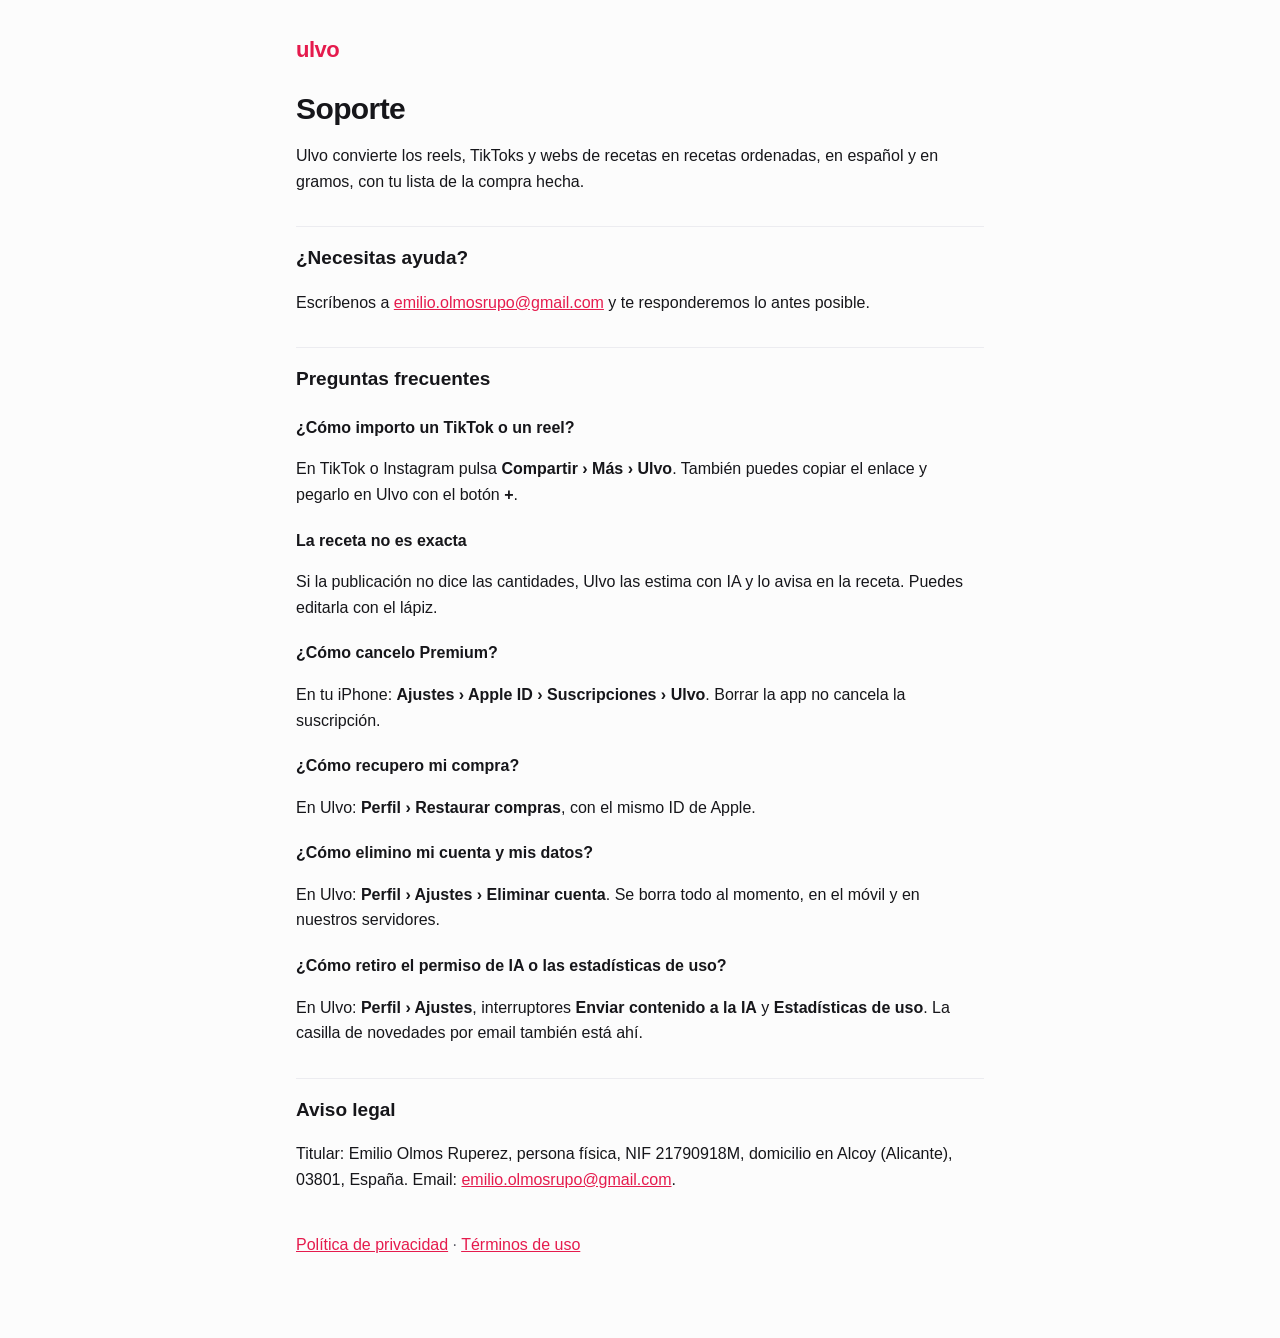
<file: index.html>
<!doctype html>
<html lang="es">
<head>
<meta charset="utf-8">
<meta name="viewport" content="width=device-width, initial-scale=1">
<title>Ulvo · Soporte</title>
<link rel="stylesheet" href="estilo.css">
</head>
<body>
<main>
<p class="brand">ulvo</p>
<h1>Soporte</h1>
<p>Ulvo convierte los reels, TikToks y webs de recetas en recetas ordenadas, en español y en gramos, con tu lista de la compra hecha.</p>

<h2>¿Necesitas ayuda?</h2>
<p>Escríbenos a <a href="mailto:emilio.olmosrupo@gmail.com">emilio.olmosrupo@gmail.com</a> y te responderemos lo antes posible.</p>

<h2>Preguntas frecuentes</h2>
<h3>¿Cómo importo un TikTok o un reel?</h3>
<p>En TikTok o Instagram pulsa <strong>Compartir › Más › Ulvo</strong>. También puedes copiar el enlace y pegarlo en Ulvo con el botón <strong>+</strong>.</p>
<h3>La receta no es exacta</h3>
<p>Si la publicación no dice las cantidades, Ulvo las estima con IA y lo avisa en la receta. Puedes editarla con el lápiz.</p>
<h3>¿Cómo cancelo Premium?</h3>
<p>En tu iPhone: <strong>Ajustes › Apple ID › Suscripciones › Ulvo</strong>. Borrar la app no cancela la suscripción.</p>
<h3>¿Cómo recupero mi compra?</h3>
<p>En Ulvo: <strong>Perfil › Restaurar compras</strong>, con el mismo ID de Apple.</p>
<h3>¿Cómo elimino mi cuenta y mis datos?</h3>
<p>En Ulvo: <strong>Perfil › Ajustes › Eliminar cuenta</strong>. Se borra todo al momento, en el móvil y en nuestros servidores.</p>
<h3>¿Cómo retiro el permiso de IA o las estadísticas de uso?</h3>
<p>En Ulvo: <strong>Perfil › Ajustes</strong>, interruptores <strong>Enviar contenido a la IA</strong> y <strong>Estadísticas de uso</strong>. La casilla de novedades por email también está ahí.</p>

<h2>Aviso legal</h2>
<p>Titular: Emilio Olmos Ruperez, persona física, NIF 21790918M, domicilio en Alcoy (Alicante), 03801, España. Email: <a href="mailto:emilio.olmosrupo@gmail.com">emilio.olmosrupo@gmail.com</a>.</p>

<p class="links"><a href="privacidad.html">Política de privacidad</a> · <a href="terminos.html">Términos de uso</a></p>
</main>
</body>
</html>
</file>
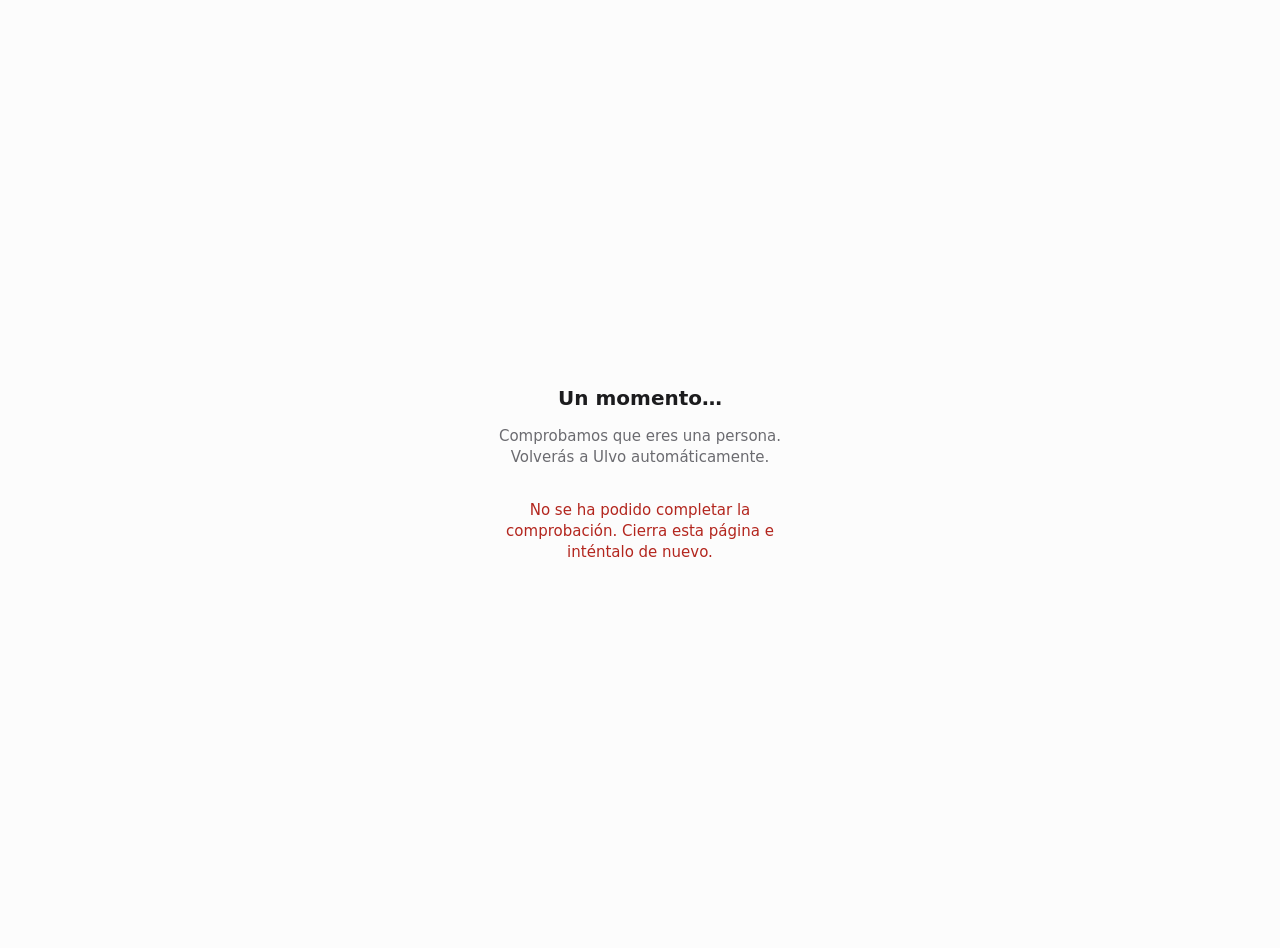
<file: captcha/index.html>
<!doctype html>
<html lang="es">
<head>
  <meta charset="utf-8">
  <meta name="viewport" content="width=device-width, initial-scale=1">
  <meta name="robots" content="noindex">
  <title>Comprobación de seguridad</title>
  <!--
    Página alojada para el CAPTCHA de Ulvo (Cloudflare Turnstile). La app la abre con
    ?sitekey=<clave de sitio>&action=signup|otp&redirect=ulvo://captcha y, resuelto el reto,
    vuelve a la app con el token en ?token=…. Publicarla en el dominio registrado en Turnstile
    (p. ej. junto a legal/ en GitHub Pages) y poner su URL en EXPO_PUBLIC_TURNSTILE_PAGE_URL.
    Sin JavaScript de terceros salvo el de Turnstile; no guarda nada.
  -->
  <style>
    :root { color-scheme: light; }
    body { margin: 0; min-height: 100vh; display: flex; flex-direction: column; align-items: center; justify-content: center; gap: 16px;
      font-family: -apple-system, system-ui, "Segoe UI", Roboto, sans-serif; background: #FCFCFC; color: #1C1C1E; padding: 24px; text-align: center; }
    h1 { font-size: 20px; margin: 0; }
    p { margin: 0; color: #6B6B70; font-size: 15px; line-height: 1.4; max-width: 320px; }
    #error { color: #B3261E; display: none; }
  </style>
</head>
<body>
  <h1>Un momento…</h1>
  <p>Comprobamos que eres una persona. Volverás a Ulvo automáticamente.</p>
  <div id="widget"></div>
  <p id="error">No se ha podido completar la comprobación. Cierra esta página e inténtalo de nuevo.</p>
  <script>
    (function () {
      var params = new URLSearchParams(location.search);
      var sitekey = params.get('sitekey') || '';
      var action = params.get('action') || '';
      var redirect = params.get('redirect') || '';
      var error = document.getElementById('error');
      function fail() { error.style.display = 'block'; }
      // Solo se vuelve a la app de Ulvo y solo con una clave de sitio con la forma de Turnstile.
      if (!/^ulvo:\/\/captcha$/.test(redirect) || !/^[0-9A-Za-z_-]{10,80}$/.test(sitekey) || !/^(signup|otp)$/.test(action)) { fail(); return; }
      window.onTurnstileReady = function () {
        try {
          turnstile.render('#widget', {
            sitekey: sitekey,
            action: action,
            theme: 'light',
            callback: function (token) { location.replace(redirect + '?token=' + encodeURIComponent(token)); },
            'error-callback': fail,
            'expired-callback': function () { turnstile.reset('#widget'); }
          });
        } catch (e) { fail(); }
      };
      var s = document.createElement('script');
      s.src = 'https://challenges.cloudflare.com/turnstile/v0/api.js?onload=onTurnstileReady&render=explicit';
      s.async = true; s.defer = true; s.onerror = fail;
      document.head.appendChild(s);
    })();
  </script>
</body>
</html>
</file>
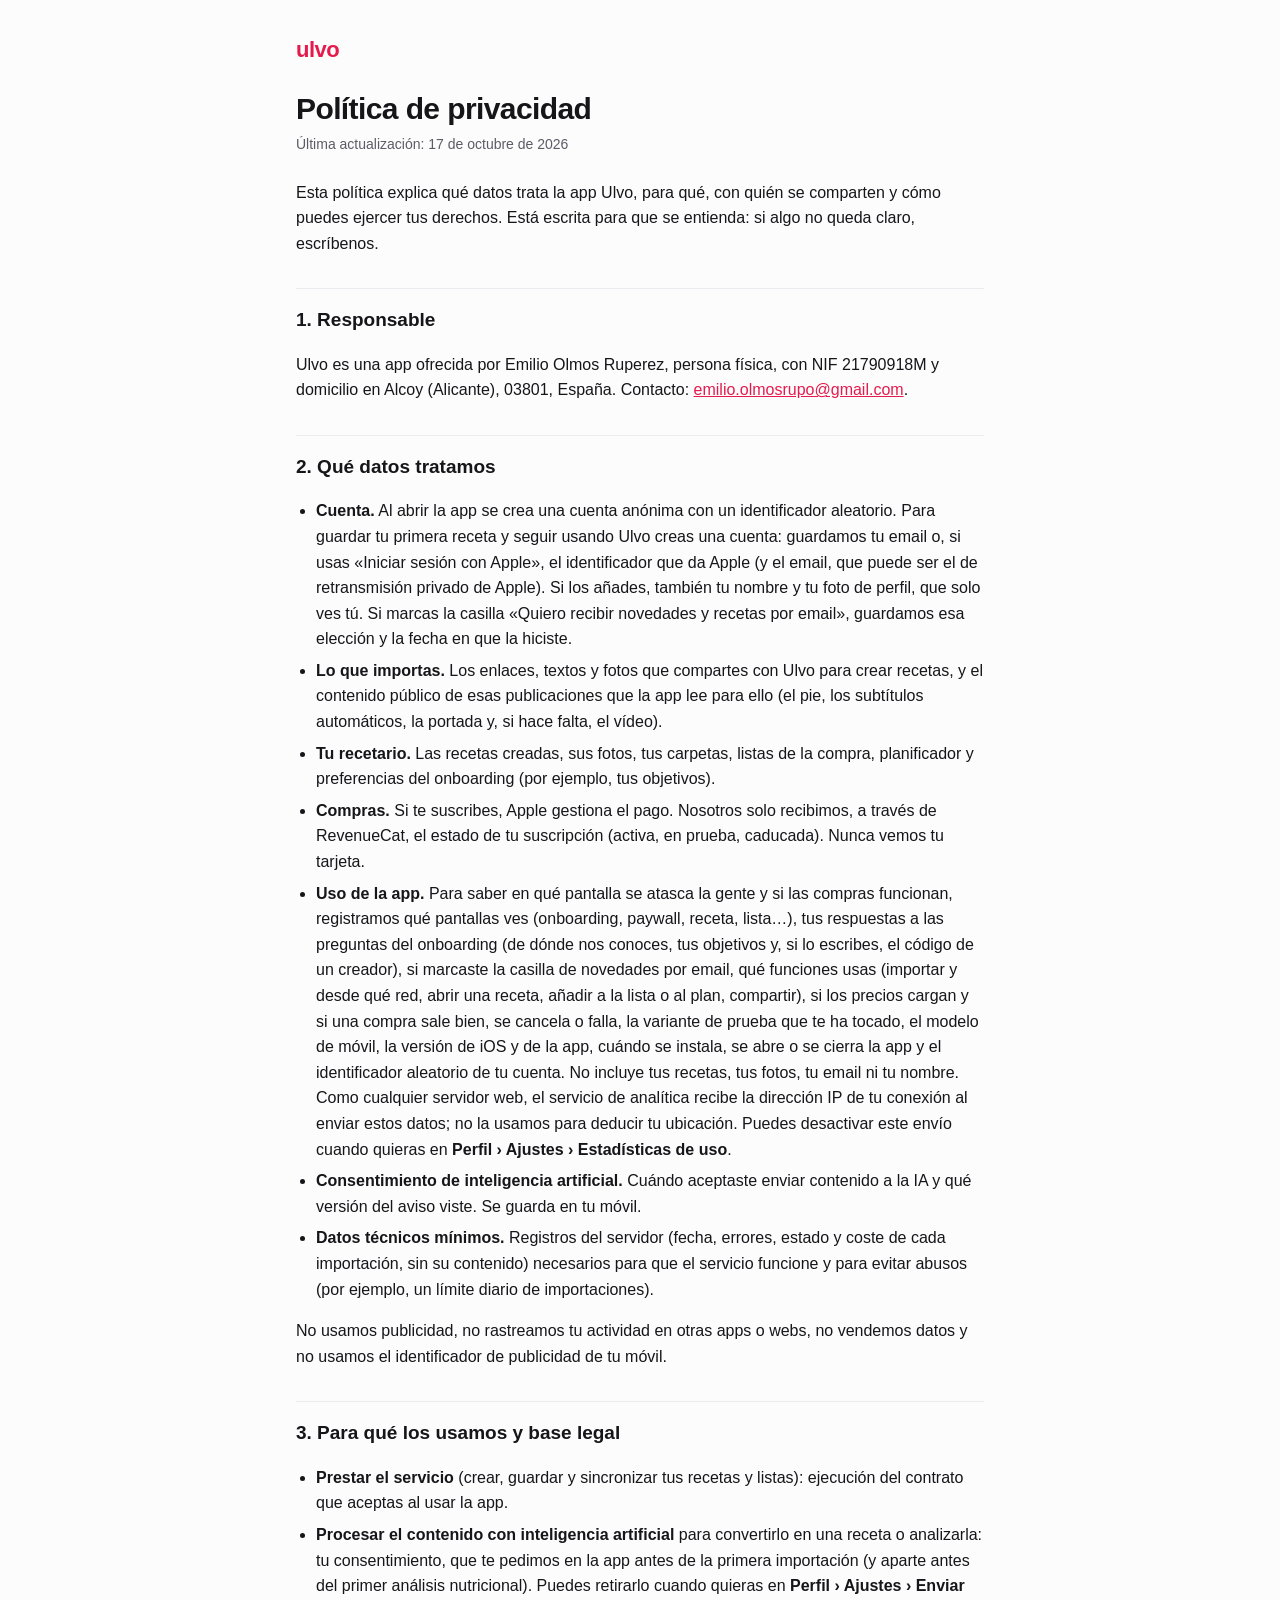
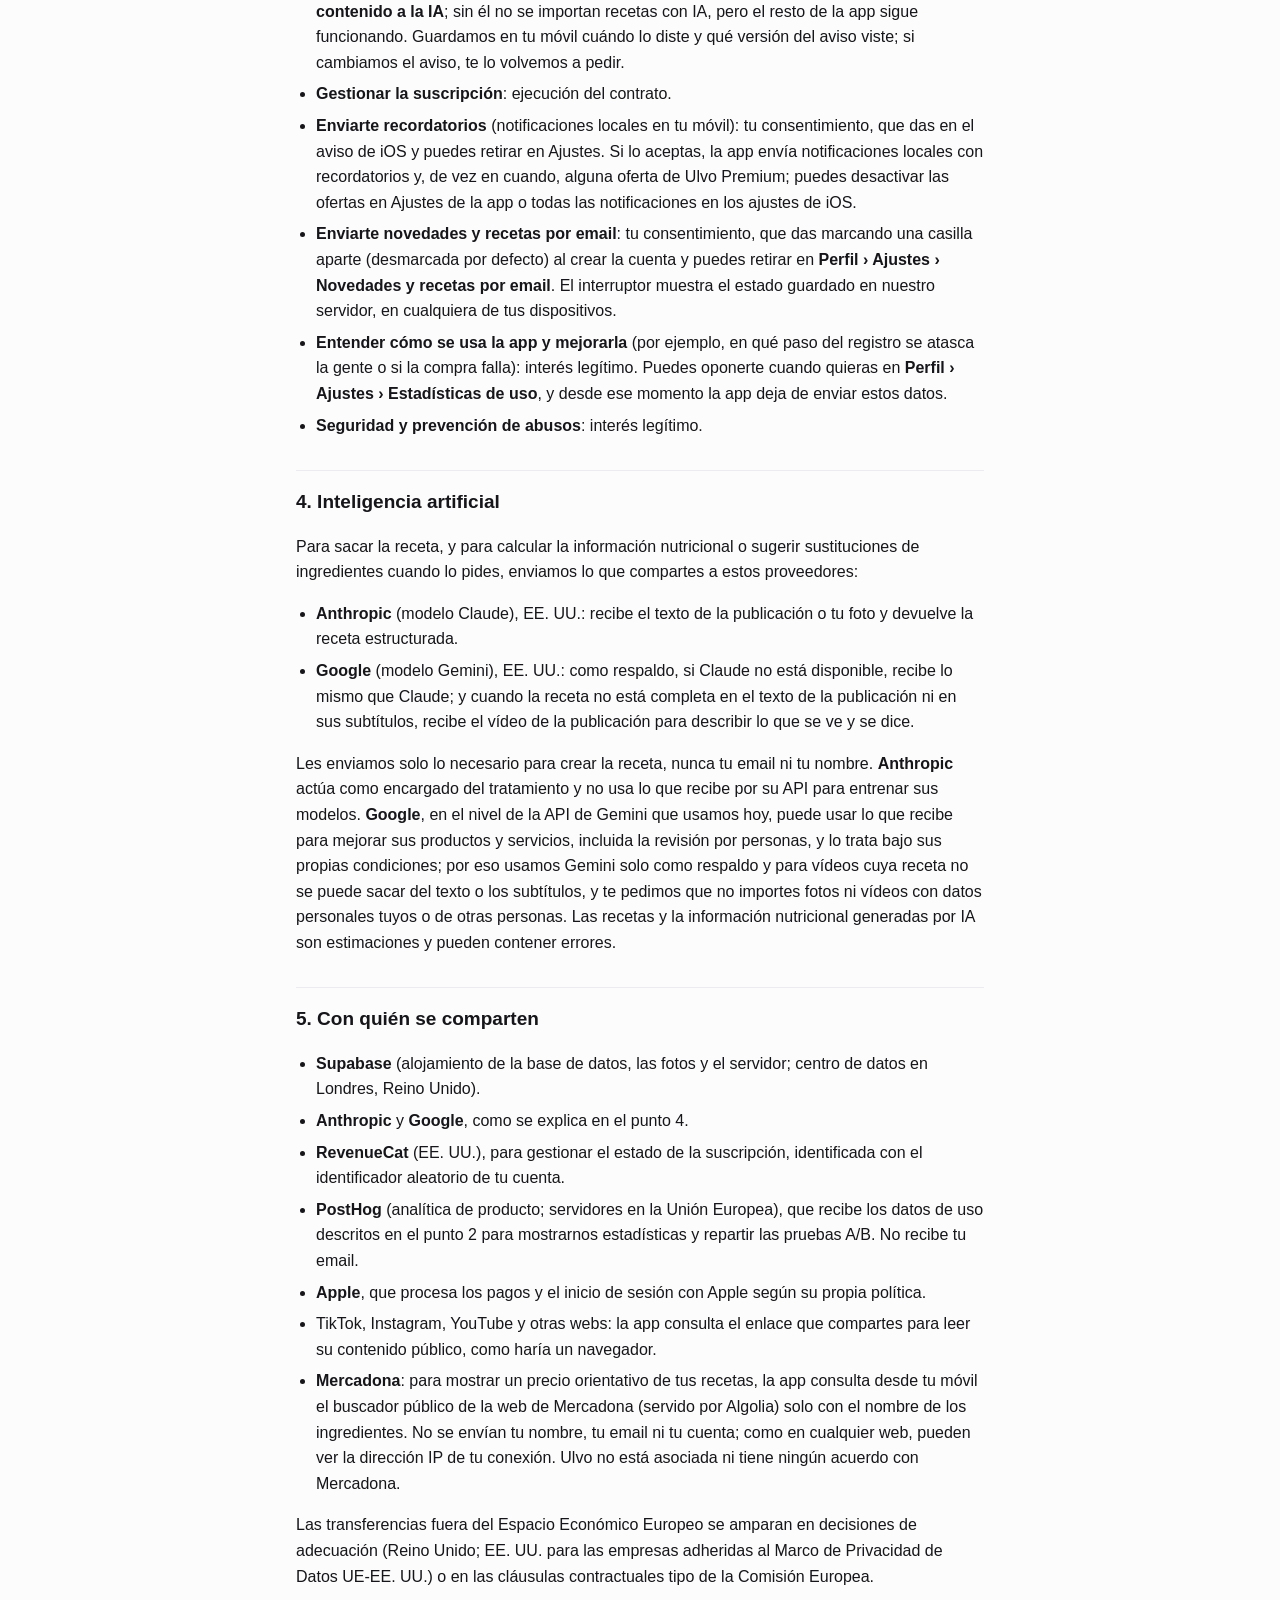
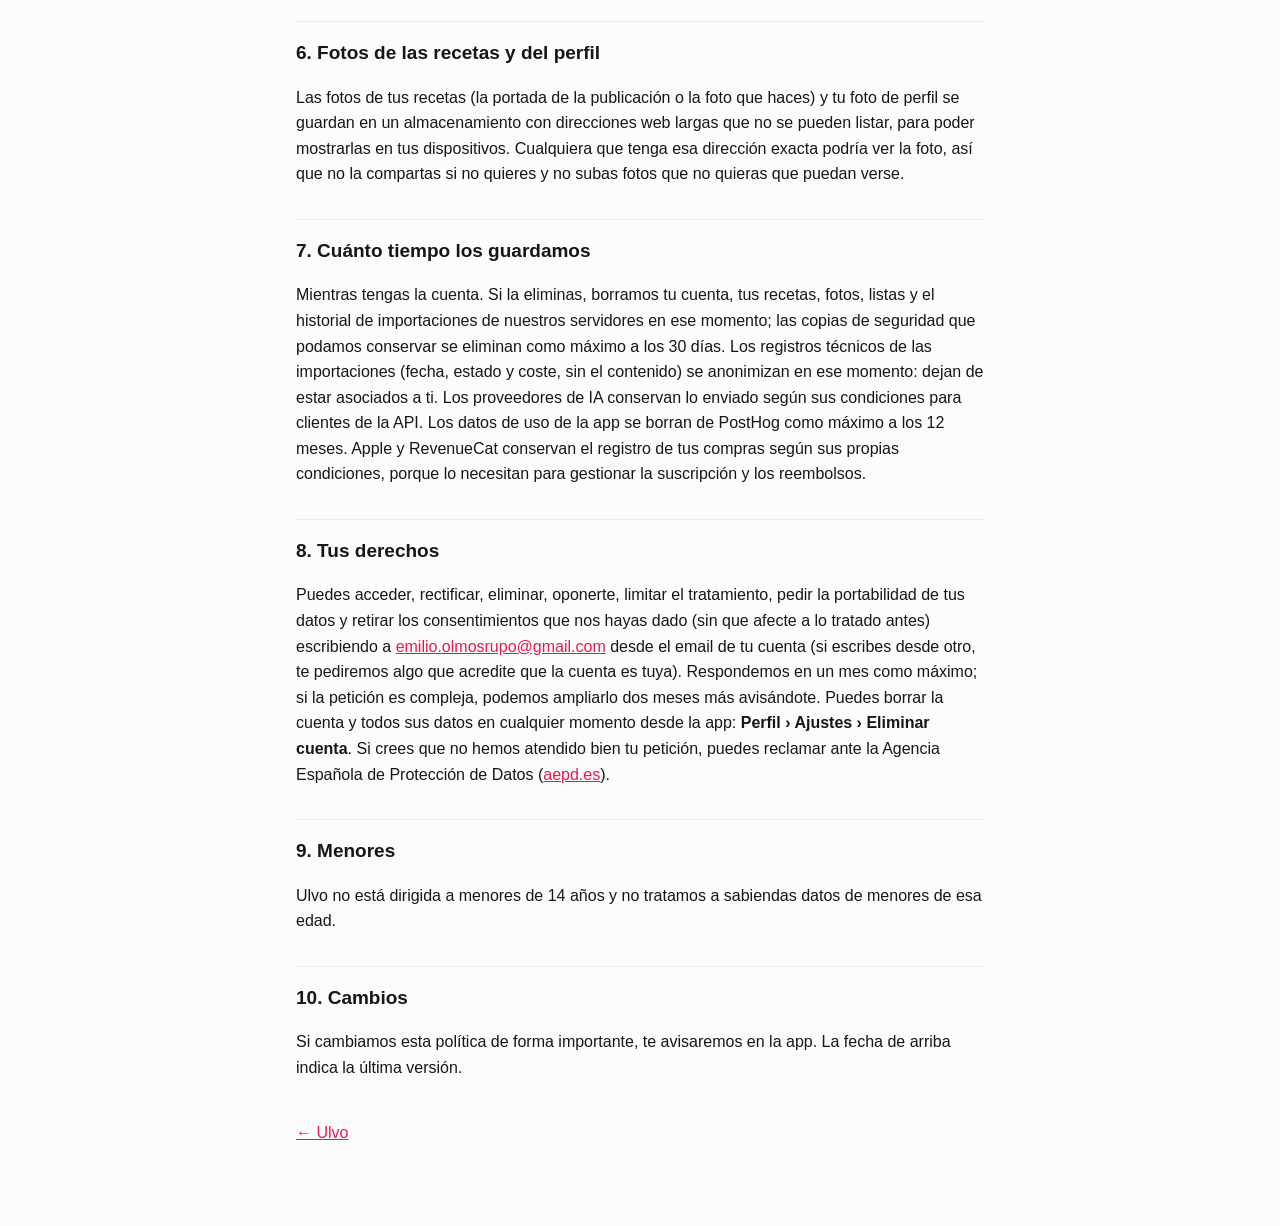
<file: privacidad.html>
<!doctype html>
<html lang="es">
<head>
<meta charset="utf-8">
<meta name="viewport" content="width=device-width, initial-scale=1">
<title>Política de privacidad · Ulvo</title>
<link rel="stylesheet" href="estilo.css">
</head>
<body>
<main>
<p class="brand">ulvo</p>
<h1>Política de privacidad</h1>
<p class="fecha">Última actualización: 17 de octubre de 2026</p>

<p>Esta política explica qué datos trata la app Ulvo, para qué, con quién se comparten y cómo puedes ejercer tus derechos. Está escrita para que se entienda: si algo no queda claro, escríbenos.</p>

<h2>1. Responsable</h2>
<p>Ulvo es una app ofrecida por Emilio Olmos Ruperez, persona física, con NIF 21790918M y domicilio en Alcoy (Alicante), 03801, España. Contacto: <a href="mailto:emilio.olmosrupo@gmail.com">emilio.olmosrupo@gmail.com</a>.</p>

<h2>2. Qué datos tratamos</h2>
<ul>
<li><strong>Cuenta.</strong> Al abrir la app se crea una cuenta anónima con un identificador aleatorio. Para guardar tu primera receta y seguir usando Ulvo creas una cuenta: guardamos tu email o, si usas «Iniciar sesión con Apple», el identificador que da Apple (y el email, que puede ser el de retransmisión privado de Apple). Si los añades, también tu nombre y tu foto de perfil, que solo ves tú. Si marcas la casilla «Quiero recibir novedades y recetas por email», guardamos esa elección y la fecha en que la hiciste.</li>
<li><strong>Lo que importas.</strong> Los enlaces, textos y fotos que compartes con Ulvo para crear recetas, y el contenido público de esas publicaciones que la app lee para ello (el pie, los subtítulos automáticos, la portada y, si hace falta, el vídeo).</li>
<li><strong>Tu recetario.</strong> Las recetas creadas, sus fotos, tus carpetas, listas de la compra, planificador y preferencias del onboarding (por ejemplo, tus objetivos).</li>
<li><strong>Compras.</strong> Si te suscribes, Apple gestiona el pago. Nosotros solo recibimos, a través de RevenueCat, el estado de tu suscripción (activa, en prueba, caducada). Nunca vemos tu tarjeta.</li>
<li><strong>Uso de la app.</strong> Para saber en qué pantalla se atasca la gente y si las compras funcionan, registramos qué pantallas ves (onboarding, paywall, receta, lista…), tus respuestas a las preguntas del onboarding (de dónde nos conoces, tus objetivos y, si lo escribes, el código de un creador), si marcaste la casilla de novedades por email, qué funciones usas (importar y desde qué red, abrir una receta, añadir a la lista o al plan, compartir), si los precios cargan y si una compra sale bien, se cancela o falla, la variante de prueba que te ha tocado, el modelo de móvil, la versión de iOS y de la app, cuándo se instala, se abre o se cierra la app y el identificador aleatorio de tu cuenta. No incluye tus recetas, tus fotos, tu email ni tu nombre. Como cualquier servidor web, el servicio de analítica recibe la dirección IP de tu conexión al enviar estos datos; no la usamos para deducir tu ubicación. Puedes desactivar este envío cuando quieras en <strong>Perfil › Ajustes › Estadísticas de uso</strong>.</li>
<li><strong>Consentimiento de inteligencia artificial.</strong> Cuándo aceptaste enviar contenido a la IA y qué versión del aviso viste. Se guarda en tu móvil.</li>
<li><strong>Datos técnicos mínimos.</strong> Registros del servidor (fecha, errores, estado y coste de cada importación, sin su contenido) necesarios para que el servicio funcione y para evitar abusos (por ejemplo, un límite diario de importaciones).</li>
</ul>
<p>No usamos publicidad, no rastreamos tu actividad en otras apps o webs, no vendemos datos y no usamos el identificador de publicidad de tu móvil.</p>

<h2>3. Para qué los usamos y base legal</h2>
<ul>
<li><strong>Prestar el servicio</strong> (crear, guardar y sincronizar tus recetas y listas): ejecución del contrato que aceptas al usar la app.</li>
<li><strong>Procesar el contenido con inteligencia artificial</strong> para convertirlo en una receta o analizarla: tu consentimiento, que te pedimos en la app antes de la primera importación (y aparte antes del primer análisis nutricional). Puedes retirarlo cuando quieras en <strong>Perfil › Ajustes › Enviar contenido a la IA</strong>; sin él no se importan recetas con IA, pero el resto de la app sigue funcionando. Guardamos en tu móvil cuándo lo diste y qué versión del aviso viste; si cambiamos el aviso, te lo volvemos a pedir.</li>
<li><strong>Gestionar la suscripción</strong>: ejecución del contrato.</li>
<li><strong>Enviarte recordatorios</strong> (notificaciones locales en tu móvil): tu consentimiento, que das en el aviso de iOS y puedes retirar en Ajustes. Si lo aceptas, la app envía notificaciones locales con recordatorios y, de vez en cuando, alguna oferta de Ulvo Premium; puedes desactivar las ofertas en Ajustes de la app o todas las notificaciones en los ajustes de iOS.</li>
<li><strong>Enviarte novedades y recetas por email</strong>: tu consentimiento, que das marcando una casilla aparte (desmarcada por defecto) al crear la cuenta y puedes retirar en <strong>Perfil › Ajustes › Novedades y recetas por email</strong>. El interruptor muestra el estado guardado en nuestro servidor, en cualquiera de tus dispositivos.</li>
<li><strong>Entender cómo se usa la app y mejorarla</strong> (por ejemplo, en qué paso del registro se atasca la gente o si la compra falla): interés legítimo. Puedes oponerte cuando quieras en <strong>Perfil › Ajustes › Estadísticas de uso</strong>, y desde ese momento la app deja de enviar estos datos.</li>
<li><strong>Seguridad y prevención de abusos</strong>: interés legítimo.</li>
</ul>

<h2>4. Inteligencia artificial</h2>
<p>Para sacar la receta, y para calcular la información nutricional o sugerir sustituciones de ingredientes cuando lo pides, enviamos lo que compartes a estos proveedores:</p>
<ul>
<li><strong>Anthropic</strong> (modelo Claude), EE. UU.: recibe el texto de la publicación o tu foto y devuelve la receta estructurada.</li>
<li><strong>Google</strong> (modelo Gemini), EE. UU.: como respaldo, si Claude no está disponible, recibe lo mismo que Claude; y cuando la receta no está completa en el texto de la publicación ni en sus subtítulos, recibe el vídeo de la publicación para describir lo que se ve y se dice.</li>
</ul>
<p>Les enviamos solo lo necesario para crear la receta, nunca tu email ni tu nombre. <strong>Anthropic</strong> actúa como encargado del tratamiento y no usa lo que recibe por su API para entrenar sus modelos. <strong>Google</strong>, en el nivel de la API de Gemini que usamos hoy, puede usar lo que recibe para mejorar sus productos y servicios, incluida la revisión por personas, y lo trata bajo sus propias condiciones; por eso usamos Gemini solo como respaldo y para vídeos cuya receta no se puede sacar del texto o los subtítulos, y te pedimos que no importes fotos ni vídeos con datos personales tuyos o de otras personas. Las recetas y la información nutricional generadas por IA son estimaciones y pueden contener errores.</p>

<h2>5. Con quién se comparten</h2>
<ul>
<li><strong>Supabase</strong> (alojamiento de la base de datos, las fotos y el servidor; centro de datos en Londres, Reino Unido).</li>
<li><strong>Anthropic</strong> y <strong>Google</strong>, como se explica en el punto 4.</li>
<li><strong>RevenueCat</strong> (EE. UU.), para gestionar el estado de la suscripción, identificada con el identificador aleatorio de tu cuenta.</li>
<li><strong>PostHog</strong> (analítica de producto; servidores en la Unión Europea), que recibe los datos de uso descritos en el punto 2 para mostrarnos estadísticas y repartir las pruebas A/B. No recibe tu email.</li>
<li><strong>Apple</strong>, que procesa los pagos y el inicio de sesión con Apple según su propia política.</li>
<li>TikTok, Instagram, YouTube y otras webs: la app consulta el enlace que compartes para leer su contenido público, como haría un navegador.</li>
<li><strong>Mercadona</strong>: para mostrar un precio orientativo de tus recetas, la app consulta desde tu móvil el buscador público de la web de Mercadona (servido por Algolia) solo con el nombre de los ingredientes. No se envían tu nombre, tu email ni tu cuenta; como en cualquier web, pueden ver la dirección IP de tu conexión. Ulvo no está asociada ni tiene ningún acuerdo con Mercadona.</li>
</ul>
<p>Las transferencias fuera del Espacio Económico Europeo se amparan en decisiones de adecuación (Reino Unido; EE. UU. para las empresas adheridas al Marco de Privacidad de Datos UE-EE. UU.) o en las cláusulas contractuales tipo de la Comisión Europea.</p>

<h2>6. Fotos de las recetas y del perfil</h2>
<p>Las fotos de tus recetas (la portada de la publicación o la foto que haces) y tu foto de perfil se guardan en un almacenamiento con direcciones web largas que no se pueden listar, para poder mostrarlas en tus dispositivos. Cualquiera que tenga esa dirección exacta podría ver la foto, así que no la compartas si no quieres y no subas fotos que no quieras que puedan verse.</p>

<h2>7. Cuánto tiempo los guardamos</h2>
<p>Mientras tengas la cuenta. Si la eliminas, borramos tu cuenta, tus recetas, fotos, listas y el historial de importaciones de nuestros servidores en ese momento; las copias de seguridad que podamos conservar se eliminan como máximo a los 30 días. Los registros técnicos de las importaciones (fecha, estado y coste, sin el contenido) se anonimizan en ese momento: dejan de estar asociados a ti. Los proveedores de IA conservan lo enviado según sus condiciones para clientes de la API. Los datos de uso de la app se borran de PostHog como máximo a los 12 meses. Apple y RevenueCat conservan el registro de tus compras según sus propias condiciones, porque lo necesitan para gestionar la suscripción y los reembolsos.</p>

<h2>8. Tus derechos</h2>
<p>Puedes acceder, rectificar, eliminar, oponerte, limitar el tratamiento, pedir la portabilidad de tus datos y retirar los consentimientos que nos hayas dado (sin que afecte a lo tratado antes) escribiendo a <a href="mailto:emilio.olmosrupo@gmail.com">emilio.olmosrupo@gmail.com</a> desde el email de tu cuenta (si escribes desde otro, te pediremos algo que acredite que la cuenta es tuya). Respondemos en un mes como máximo; si la petición es compleja, podemos ampliarlo dos meses más avisándote. Puedes borrar la cuenta y todos sus datos en cualquier momento desde la app: <strong>Perfil › Ajustes › Eliminar cuenta</strong>. Si crees que no hemos atendido bien tu petición, puedes reclamar ante la Agencia Española de Protección de Datos (<a href="https://www.aepd.es">aepd.es</a>).</p>

<h2>9. Menores</h2>
<p>Ulvo no está dirigida a menores de 14 años y no tratamos a sabiendas datos de menores de esa edad.</p>

<h2>10. Cambios</h2>
<p>Si cambiamos esta política de forma importante, te avisaremos en la app. La fecha de arriba indica la última versión.</p>

<p class="volver"><a href="index.html">← Ulvo</a></p>
</main>
</body>
</html>
</file>
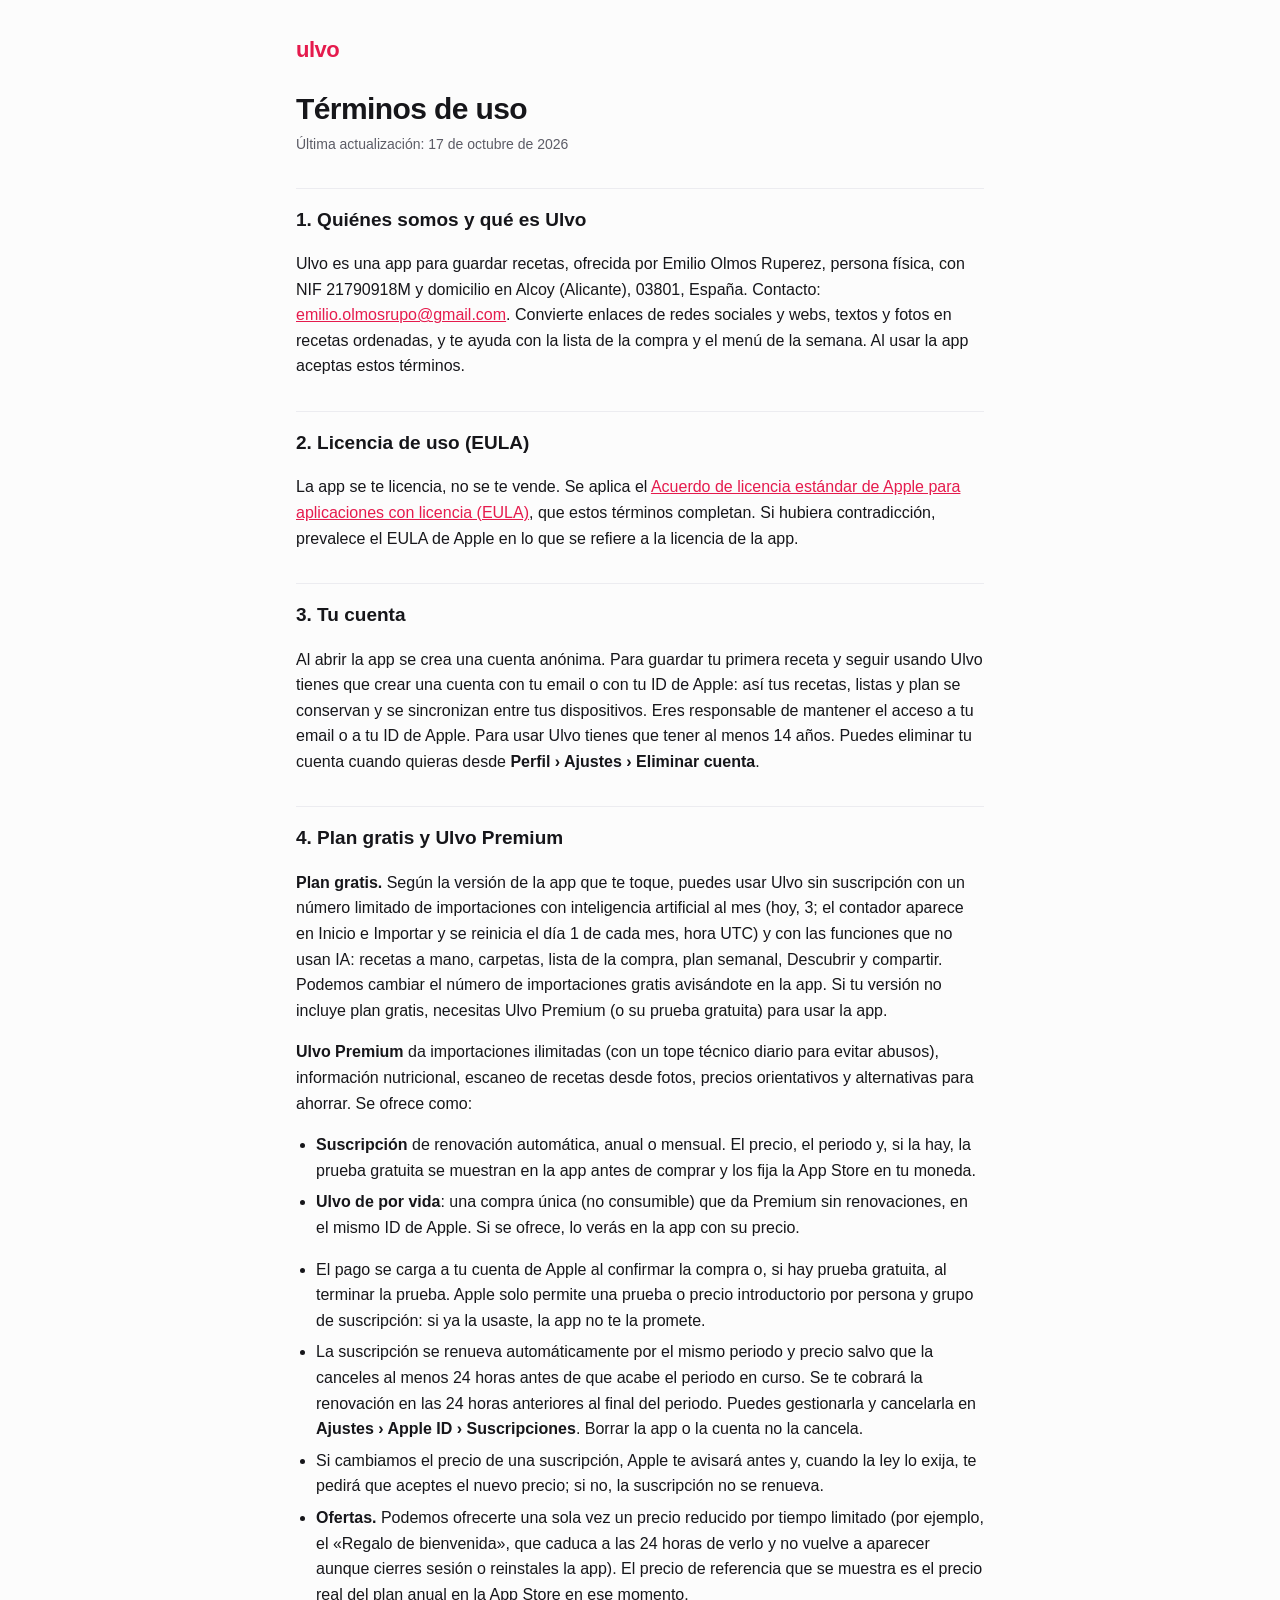
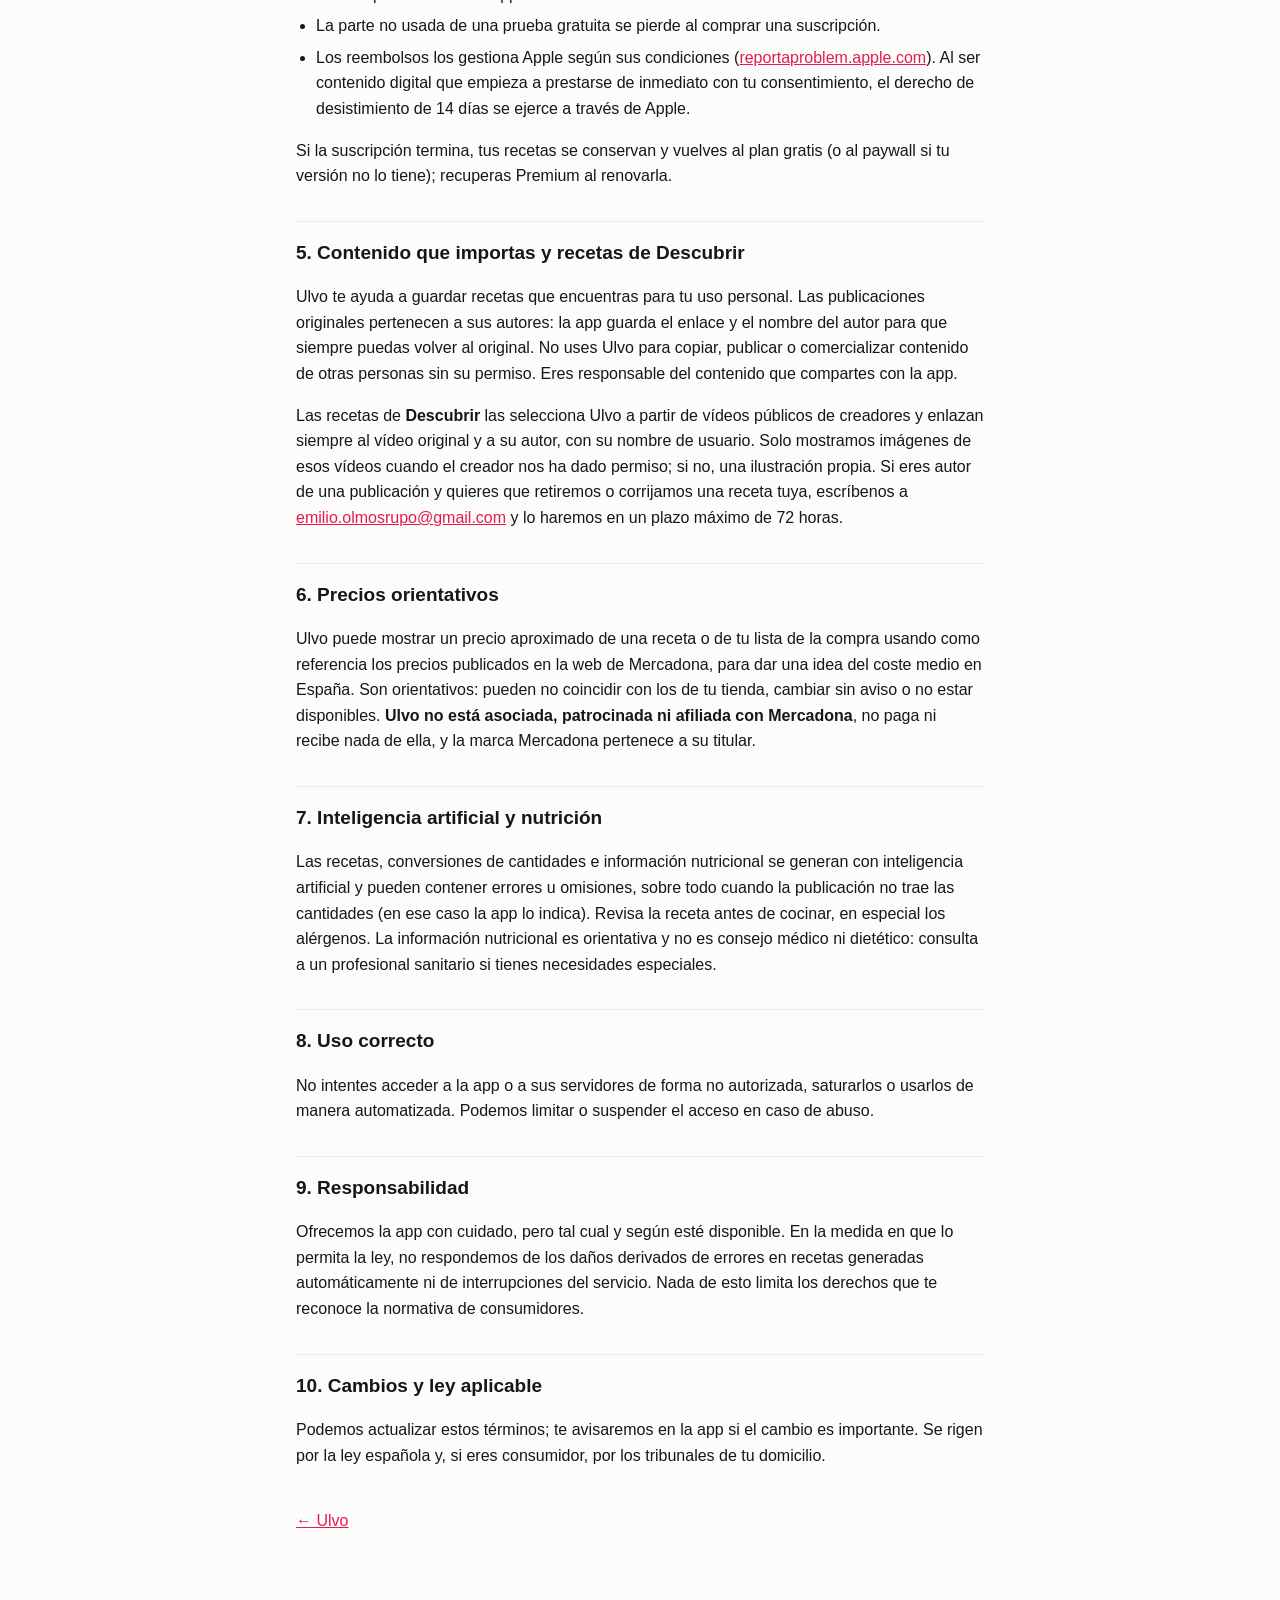
<file: terminos.html>
<!doctype html>
<html lang="es">
<head>
<meta charset="utf-8">
<meta name="viewport" content="width=device-width, initial-scale=1">
<title>Términos de uso · Ulvo</title>
<link rel="stylesheet" href="estilo.css">
</head>
<body>
<main>
<p class="brand">ulvo</p>
<h1>Términos de uso</h1>
<p class="fecha">Última actualización: 17 de octubre de 2026</p>

<h2>1. Quiénes somos y qué es Ulvo</h2>
<p>Ulvo es una app para guardar recetas, ofrecida por Emilio Olmos Ruperez, persona física, con NIF 21790918M y domicilio en Alcoy (Alicante), 03801, España. Contacto: <a href="mailto:emilio.olmosrupo@gmail.com">emilio.olmosrupo@gmail.com</a>. Convierte enlaces de redes sociales y webs, textos y fotos en recetas ordenadas, y te ayuda con la lista de la compra y el menú de la semana. Al usar la app aceptas estos términos.</p>

<h2>2. Licencia de uso (EULA)</h2>
<p>La app se te licencia, no se te vende. Se aplica el <a href="https://www.apple.com/legal/internet-services/itunes/dev/stdeula/">Acuerdo de licencia estándar de Apple para aplicaciones con licencia (EULA)</a>, que estos términos completan. Si hubiera contradicción, prevalece el EULA de Apple en lo que se refiere a la licencia de la app.</p>

<h2>3. Tu cuenta</h2>
<p>Al abrir la app se crea una cuenta anónima. Para guardar tu primera receta y seguir usando Ulvo tienes que crear una cuenta con tu email o con tu ID de Apple: así tus recetas, listas y plan se conservan y se sincronizan entre tus dispositivos. Eres responsable de mantener el acceso a tu email o a tu ID de Apple. Para usar Ulvo tienes que tener al menos 14 años. Puedes eliminar tu cuenta cuando quieras desde <strong>Perfil › Ajustes › Eliminar cuenta</strong>.</p>

<h2>4. Plan gratis y Ulvo Premium</h2>
<p><strong>Plan gratis.</strong> Según la versión de la app que te toque, puedes usar Ulvo sin suscripción con un número limitado de importaciones con inteligencia artificial al mes (hoy, 3; el contador aparece en Inicio e Importar y se reinicia el día 1 de cada mes, hora UTC) y con las funciones que no usan IA: recetas a mano, carpetas, lista de la compra, plan semanal, Descubrir y compartir. Podemos cambiar el número de importaciones gratis avisándote en la app. Si tu versión no incluye plan gratis, necesitas Ulvo Premium (o su prueba gratuita) para usar la app.</p>
<p><strong>Ulvo Premium</strong> da importaciones ilimitadas (con un tope técnico diario para evitar abusos), información nutricional, escaneo de recetas desde fotos, precios orientativos y alternativas para ahorrar. Se ofrece como:</p>
<ul>
<li><strong>Suscripción</strong> de renovación automática, anual o mensual. El precio, el periodo y, si la hay, la prueba gratuita se muestran en la app antes de comprar y los fija la App Store en tu moneda.</li>
<li><strong>Ulvo de por vida</strong>: una compra única (no consumible) que da Premium sin renovaciones, en el mismo ID de Apple. Si se ofrece, lo verás en la app con su precio.</li>
</ul>
<ul>
<li>El pago se carga a tu cuenta de Apple al confirmar la compra o, si hay prueba gratuita, al terminar la prueba. Apple solo permite una prueba o precio introductorio por persona y grupo de suscripción: si ya la usaste, la app no te la promete.</li>
<li>La suscripción se renueva automáticamente por el mismo periodo y precio salvo que la canceles al menos 24 horas antes de que acabe el periodo en curso. Se te cobrará la renovación en las 24 horas anteriores al final del periodo. Puedes gestionarla y cancelarla en <strong>Ajustes › Apple ID › Suscripciones</strong>. Borrar la app o la cuenta no la cancela.</li>
<li>Si cambiamos el precio de una suscripción, Apple te avisará antes y, cuando la ley lo exija, te pedirá que aceptes el nuevo precio; si no, la suscripción no se renueva.</li>
<li><strong>Ofertas.</strong> Podemos ofrecerte una sola vez un precio reducido por tiempo limitado (por ejemplo, el «Regalo de bienvenida», que caduca a las 24 horas de verlo y no vuelve a aparecer aunque cierres sesión o reinstales la app). El precio de referencia que se muestra es el precio real del plan anual en la App Store en ese momento.</li>
<li>La parte no usada de una prueba gratuita se pierde al comprar una suscripción.</li>
<li>Los reembolsos los gestiona Apple según sus condiciones (<a href="https://reportaproblem.apple.com">reportaproblem.apple.com</a>). Al ser contenido digital que empieza a prestarse de inmediato con tu consentimiento, el derecho de desistimiento de 14 días se ejerce a través de Apple.</li>
</ul>
<p>Si la suscripción termina, tus recetas se conservan y vuelves al plan gratis (o al paywall si tu versión no lo tiene); recuperas Premium al renovarla.</p>

<h2>5. Contenido que importas y recetas de Descubrir</h2>
<p>Ulvo te ayuda a guardar recetas que encuentras para tu uso personal. Las publicaciones originales pertenecen a sus autores: la app guarda el enlace y el nombre del autor para que siempre puedas volver al original. No uses Ulvo para copiar, publicar o comercializar contenido de otras personas sin su permiso. Eres responsable del contenido que compartes con la app.</p>
<p>Las recetas de <strong>Descubrir</strong> las selecciona Ulvo a partir de vídeos públicos de creadores y enlazan siempre al vídeo original y a su autor, con su nombre de usuario. Solo mostramos imágenes de esos vídeos cuando el creador nos ha dado permiso; si no, una ilustración propia. Si eres autor de una publicación y quieres que retiremos o corrijamos una receta tuya, escríbenos a <a href="mailto:emilio.olmosrupo@gmail.com">emilio.olmosrupo@gmail.com</a> y lo haremos en un plazo máximo de 72 horas.</p>

<h2>6. Precios orientativos</h2>
<p>Ulvo puede mostrar un precio aproximado de una receta o de tu lista de la compra usando como referencia los precios publicados en la web de Mercadona, para dar una idea del coste medio en España. Son orientativos: pueden no coincidir con los de tu tienda, cambiar sin aviso o no estar disponibles. <strong>Ulvo no está asociada, patrocinada ni afiliada con Mercadona</strong>, no paga ni recibe nada de ella, y la marca Mercadona pertenece a su titular.</p>

<h2>7. Inteligencia artificial y nutrición</h2>
<p>Las recetas, conversiones de cantidades e información nutricional se generan con inteligencia artificial y pueden contener errores u omisiones, sobre todo cuando la publicación no trae las cantidades (en ese caso la app lo indica). Revisa la receta antes de cocinar, en especial los alérgenos. La información nutricional es orientativa y no es consejo médico ni dietético: consulta a un profesional sanitario si tienes necesidades especiales.</p>

<h2>8. Uso correcto</h2>
<p>No intentes acceder a la app o a sus servidores de forma no autorizada, saturarlos o usarlos de manera automatizada. Podemos limitar o suspender el acceso en caso de abuso.</p>

<h2>9. Responsabilidad</h2>
<p>Ofrecemos la app con cuidado, pero tal cual y según esté disponible. En la medida en que lo permita la ley, no respondemos de los daños derivados de errores en recetas generadas automáticamente ni de interrupciones del servicio. Nada de esto limita los derechos que te reconoce la normativa de consumidores.</p>

<h2>10. Cambios y ley aplicable</h2>
<p>Podemos actualizar estos términos; te avisaremos en la app si el cambio es importante. Se rigen por la ley española y, si eres consumidor, por los tribunales de tu domicilio.</p>

<p class="volver"><a href="index.html">← Ulvo</a></p>
</main>
</body>
</html>
</file>
<file: estilo.css>
:root { --ink: #16161a; --soft: #5c5c66; --pink: #e51b4d; --bg: #fcfcfc; --line: #ececf0; }
@media (prefers-color-scheme: dark) { :root { --ink: #f2f2f5; --soft: #a8a8b3; --pink: #ff5c85; --bg: #121214; --line: #2a2a30; } }
* { box-sizing: border-box; }
body { margin: 0; background: var(--bg); color: var(--ink); font: 16px/1.6 -apple-system, BlinkMacSystemFont, "Segoe UI", Roboto, sans-serif; }
main { max-width: 720px; margin: 0 auto; padding: 32px 16px 64px; }
.brand { font-weight: 700; font-size: 22px; color: var(--pink); margin: 0 0 24px; letter-spacing: -0.5px; }
h1 { font-size: 30px; line-height: 1.2; margin: 0 0 6px; letter-spacing: -0.6px; }
h2 { font-size: 19px; margin: 32px 0 8px; padding-top: 16px; border-top: 1px solid var(--line); }
h3 { font-size: 16px; margin: 20px 0 4px; }
.fecha { color: var(--soft); font-size: 14px; margin: 0 0 24px; }
a { color: var(--pink); }
ul { padding-left: 20px; }
li { margin: 6px 0; }
.volver, .links { margin-top: 40px; color: var(--soft); }
</file>
